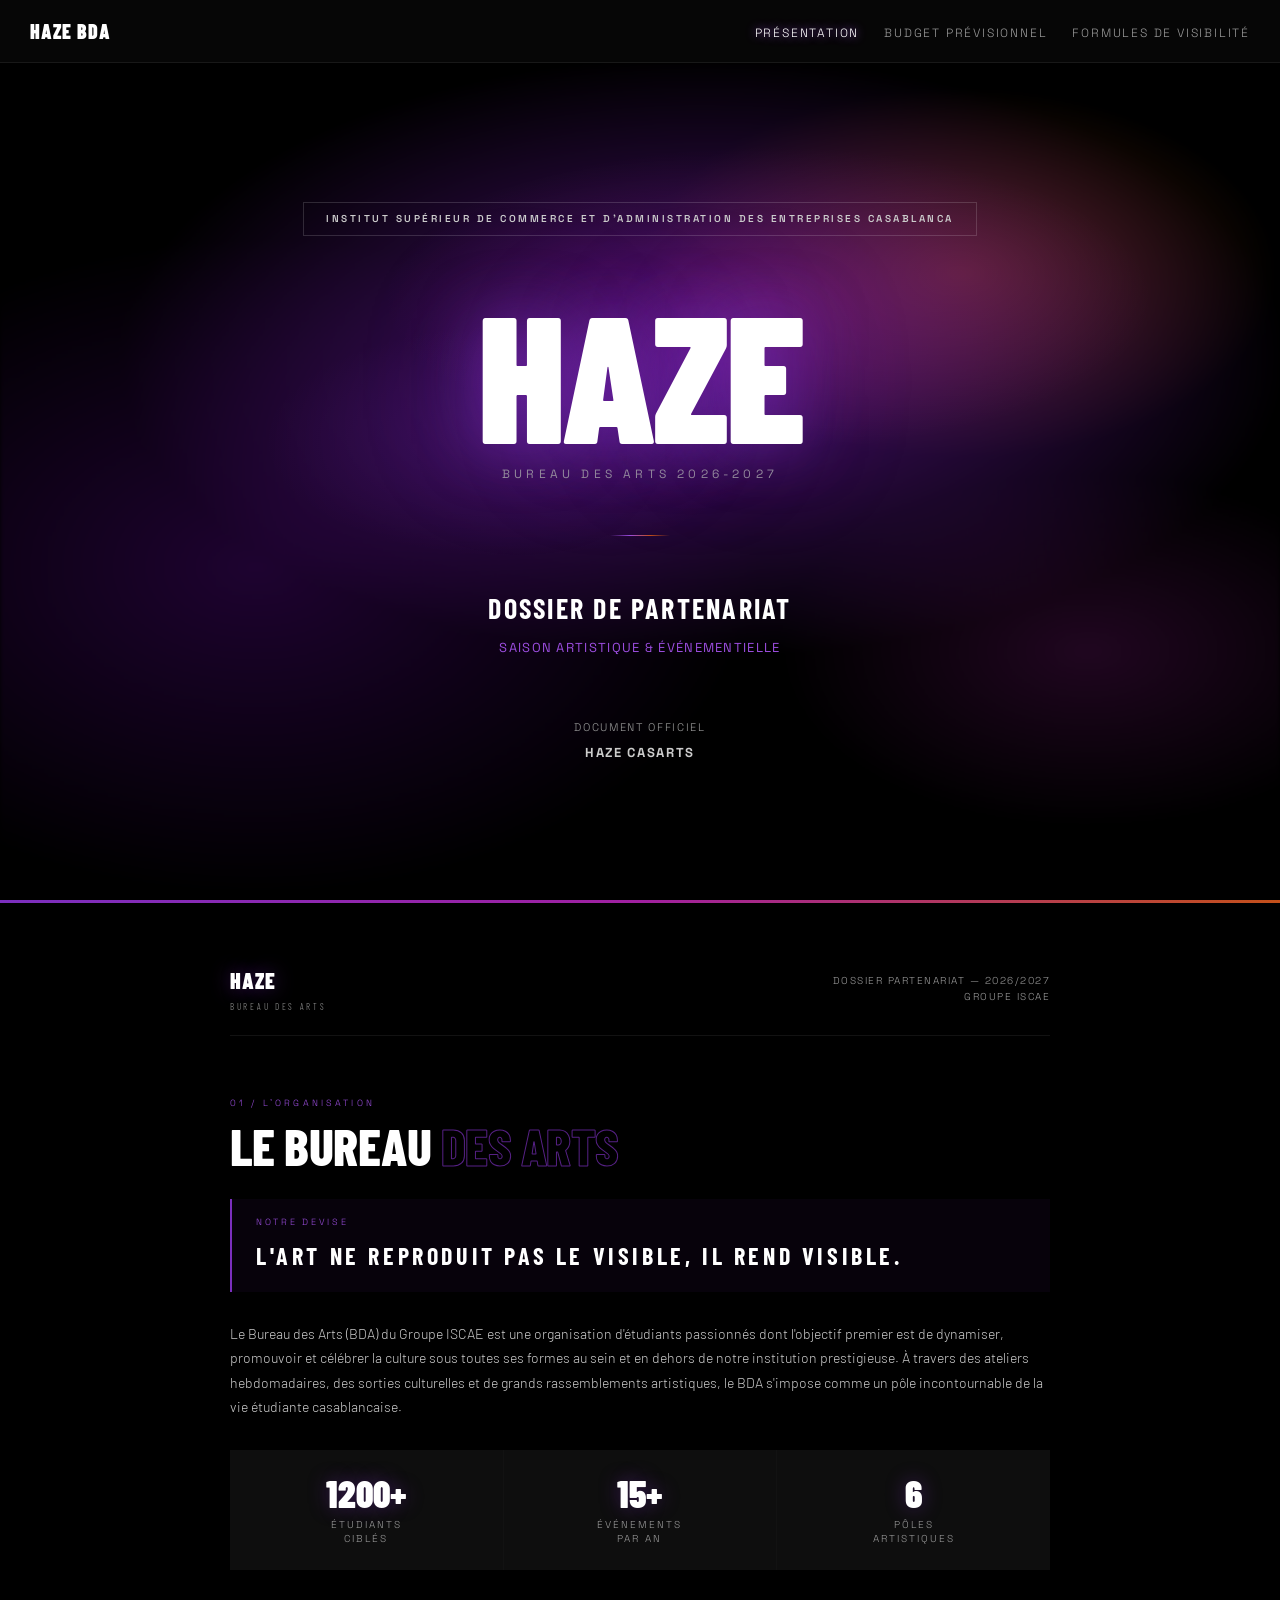
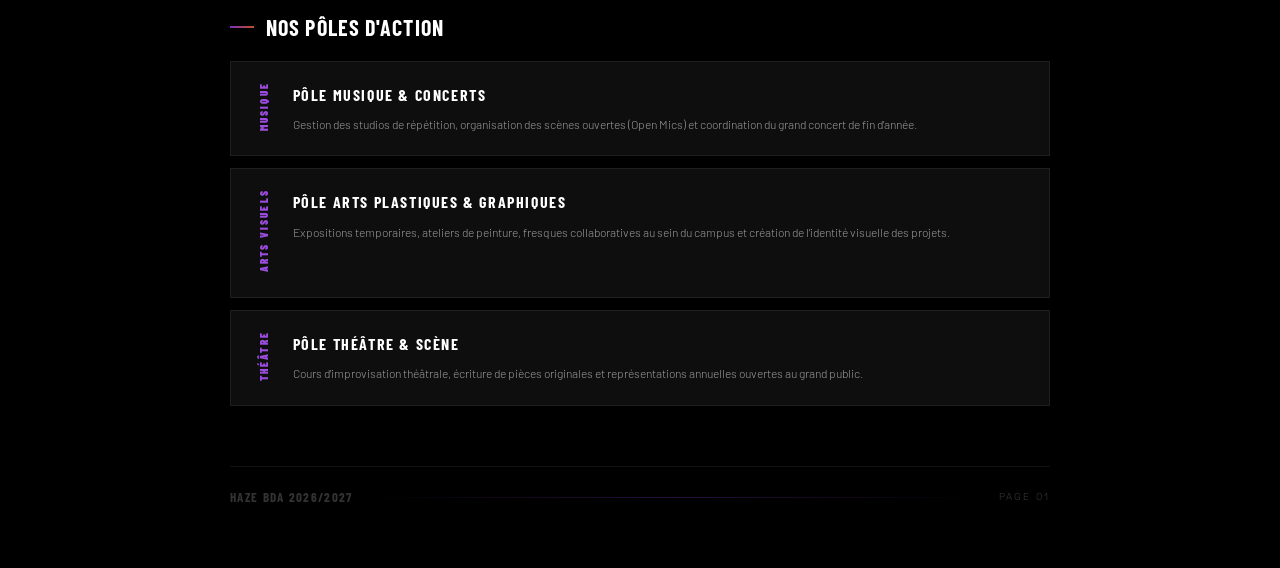
<file: index.html>
<!DOCTYPE html>
<html lang="fr">
<head>
  <meta charset="UTF-8">
  <meta name="viewport" content="width=device-width, initial-scale=1.0">
  <title>HAZE Bureau des Arts — Dossier de Partenariat 2026-2027</title>
  <link href="https://fonts.googleapis.com/css2?family=Barlow+Condensed:wght@400;600;700;800;900&family=Barlow:wght@300;400;500;600&family=Space+Grotesk:wght@300;400;500;600&display=swap" rel="stylesheet">
  <link rel="stylesheet" href="style.css">
</head>
<body>

  <nav class="main-nav">
    <a href="index.html" class="nav-logo">HAZE BDA</a>
    <div class="menu-toggle" id="mobile-menu">
      <span></span><span></span><span></span>
    </div>
    <ul class="nav-links">
      <li><a href="index.html" class="active">Présentation</a></li>
      <li><a href="budget.html">Budget Prévisionnel</a></li>
      <li><a href="formules.html">Formules de Visibilité</a></li>
    </ul>
  </nav>

  <div class="cover">
    <div class="cover-smoke"></div>
    <div class="cover-smoke-2"></div>
    <div class="cover-content">
      <div class="iscae-badge">Institut Supérieur de Commerce et d'Administration des Entreprises Casablanca</div>
      <div class="cover-logo-word">HAZE</div>
      <div class="cover-sub">Bureau des Arts 2026-2027</div>
      <div class="cover-divider"></div>
      <div class="cover-doc-title">Dossier de Partenariat</div>
      <div class="cover-doc-sub">Saison Artistique & Événementielle</div>
      <div class="cover-meta">Document Officiel<strong>HAZE Casarts</strong></div>
    </div>
    <div class="cover-bottom-bar"></div>
  </div>

  <div class="page">
    <div class="page-header">
      <div class="page-header-logo">HAZE<span>Bureau des Arts</span></div>
      <div class="page-header-meta">Dossier Partenariat — 2026/2027<br>Groupe ISCAE</div>
    </div>

    <div class="section-eyebrow">01 / L'ORGANISATION</div>
    <h2 class="section-title">Le Bureau <span class="accent">des Arts</span></h2>
    
    <div class="devise-block">
      <div class="devise-label">Notre Devise</div>
      <div class="devise-text">L'art ne reproduit pas le visible, il rend visible.</div>
    </div>

    <p>Le Bureau des Arts (BDA) du Groupe ISCAE est une organisation d'étudiants passionnés dont l'objectif premier est de dynamiser, promouvoir et célébrer la culture sous toutes ses formes au sein et en dehors de notre institution prestigieuse. À travers des ateliers hebdomadaires, des sorties culturelles et de grands rassemblements artistiques, le BDA s'impose comme un pôle incontournable de la vie étudiante casablancaise.</p>

    <div class="stat-grid">
      <div class="stat-cell"><div class="stat-number">1200+</div><div class="stat-label">Étudiants<br>Ciblés</div></div>
      <div class="stat-cell"><div class="stat-number">15+</div><div class="stat-label">Événements<br>Par An</div></div>
      <div class="stat-cell"><div class="stat-number">6</div><div class="stat-label">Pôles<br>Artistiques</div></div>
    </div>

    <h3 class="sub-section-title">Nos Pôles d'Action</h3>
    
    <div class="pole-item">
      <div class="pole-icon">MUSIQUE</div>
      <div class="pole-body">
        <div class="pole-name">Pôle Musique & Concerts</div>
        <p>Gestion des studios de répétition, organisation des scènes ouvertes (Open Mics) et coordination du grand concert de fin d'année.</p>
      </div>
    </div>

    <div class="pole-item">
      <div class="pole-icon">ARTS VISUELS</div>
      <div class="pole-body">
        <div class="pole-name">Pôle Arts Plastiques & Graphiques</div>
        <p>Expositions temporaires, ateliers de peinture, fresques collaboratives au sein du campus et création de l'identité visuelle des projets.</p>
      </div>
    </div>

    <div class="pole-item">
      <div class="pole-icon">THÉÂTRE</div>
      <div class="pole-body">
        <div class="pole-name">Pôle Théâtre & Scène</div>
        <p>Cours d'improvisation théâtrale, écriture de pièces originales et représentations annuelles ouvertes au grand public.</p>
      </div>
    </div>

    <div class="page-footer">
      <div class="page-footer-brand">HAZE BDA 2026/2027</div>
      <div class="page-footer-line"></div>
      <div class="page-footer-num">PAGE 01</div>
    </div>
  </div>

  <script src="script.js"></script>
</body>
</html>
</file>
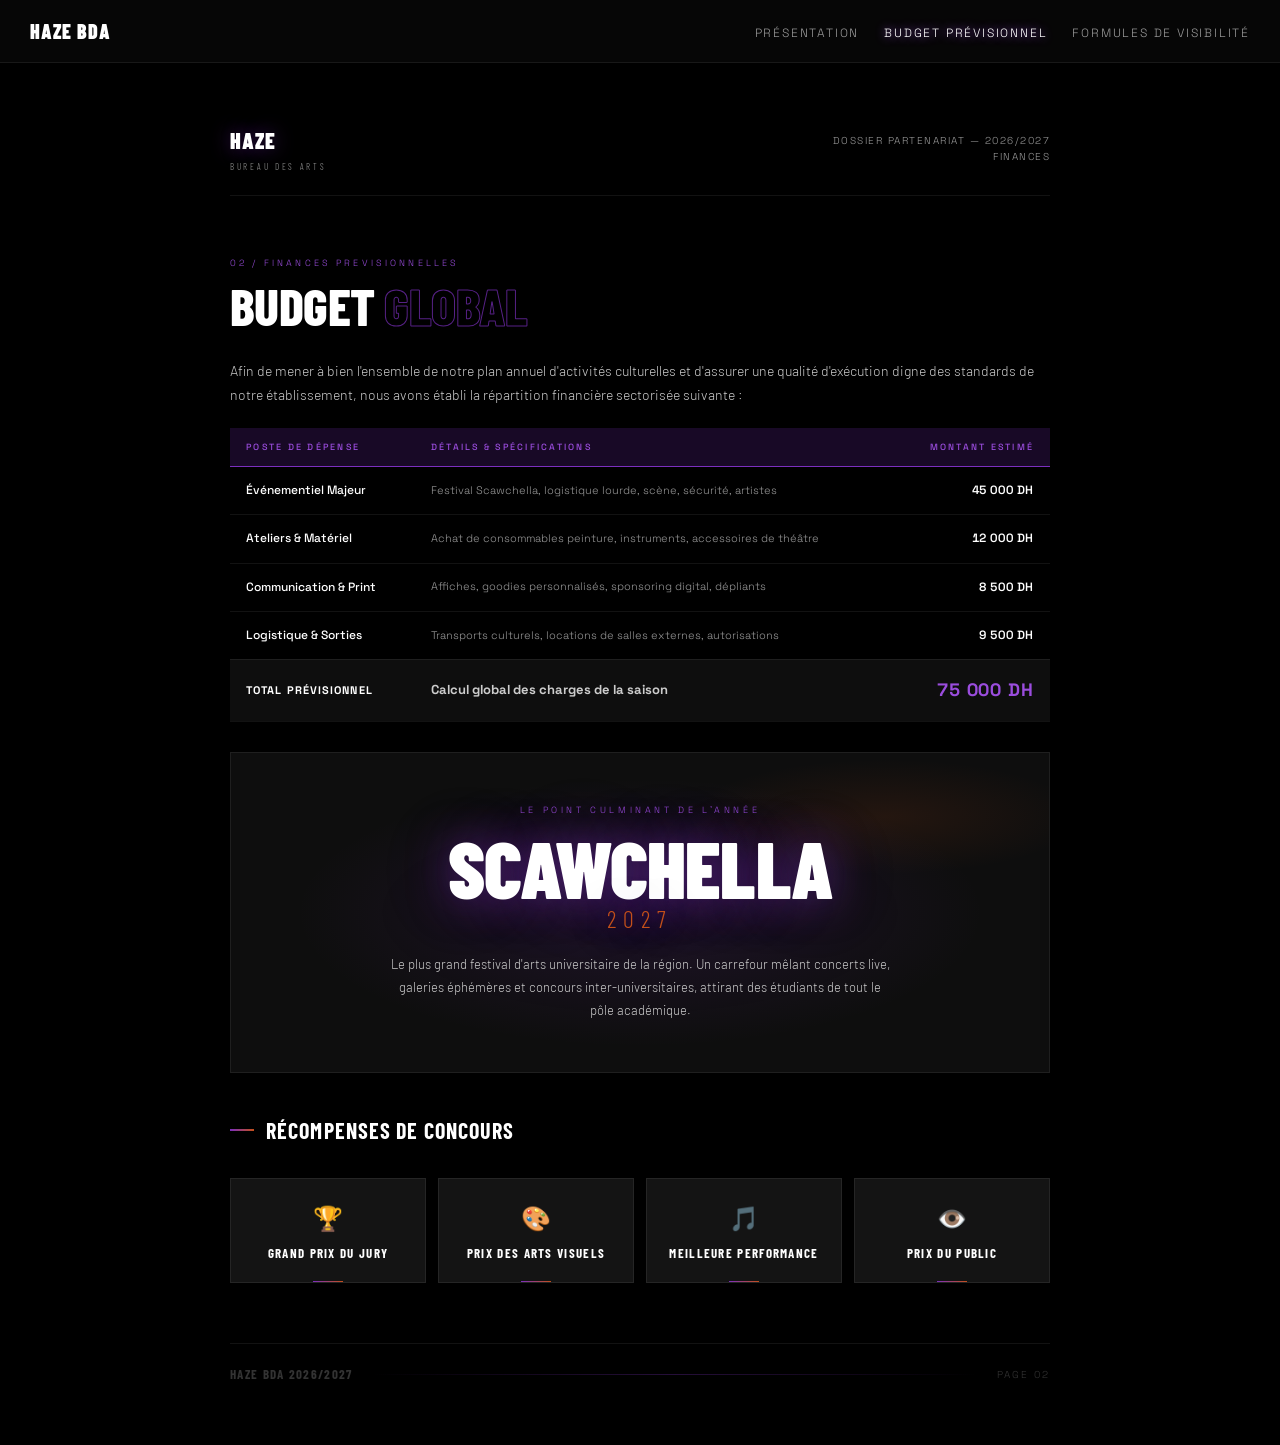
<file: budget.html>
<!DOCTYPE html>
<html lang="fr">
<head>
  <meta charset="UTF-8">
  <meta name="viewport" content="width=device-width, initial-scale=1.0">
  <title>Budget Prévisionnel — HAZE BDA</title>
  <link href="https://fonts.googleapis.com/css2?family=Barlow+Condensed:wght@400;600;700;800;900&family=Barlow:wght@300;400;500;600&family=Space+Grotesk:wght@300;400;500;600&display=swap" rel="stylesheet">
  <link rel="stylesheet" href="style.css">
</head>
<body>

  <nav class="main-nav">
    <a href="index.html" class="nav-logo">HAZE BDA</a>
    <div class="menu-toggle" id="mobile-menu">
      <span></span><span></span><span></span>
    </div>
    <ul class="nav-links">
      <li><a href="index.html">Présentation</a></li>
      <li><a href="budget.html" class="active">Budget Prévisionnel</a></li>
      <li><a href="formules.html">Formules de Visibilité</a></li>
    </ul>
  </nav>

  <div class="page">
    <div class="page-header">
      <div class="page-header-logo">HAZE<span>Bureau des Arts</span></div>
      <div class="page-header-meta">Dossier Partenariat — 2026/2027<br>Finances</div>
    </div>

    <div class="section-eyebrow">02 / FINANCES PREVISIONNELLES</div>
    <h2 class="section-title">Budget <span class="accent">Global</span></h2>
    <p>Afin de mener à bien l'ensemble de notre plan annuel d'activités culturelles et d'assurer une qualité d'exécution digne des standards de notre établissement, nous avons établi la répartition financière sectorisée suivante :</p>

    <table class="budget-table">
      <thead>
        <tr>
          <th>Poste de Dépense</th>
          <th>Détails & Spécifications</th>
          <th>Montant Estimé</th>
        </tr>
      </thead>
      <tbody>
        <tr>
          <td>Événementiel Majeur</td>
          <td class="detail-cell">Festival Scawchella, logistique lourde, scène, sécurité, artistes</td>
          <td>45 000 DH</td>
        </tr>
        <tr>
          <td>Ateliers & Matériel</td>
          <td class="detail-cell">Achat de consommables peinture, instruments, accessoires de théâtre</td>
          <td>12 000 DH</td>
        </tr>
        <tr>
          <td>Communication & Print</td>
          <td class="detail-cell">Affiches, goodies personnalisés, sponsoring digital, dépliants</td>
          <td>8 500 DH</td>
        </tr>
        <tr>
          <td>Logistique & Sorties</td>
          <td class="detail-cell">Transports culturels, locations de salles externes, autorisations</td>
          <td>9 500 DH</td>
        </tr>
        <tr class="budget-total-row">
          <td>Total Prévisionnel</td>
          <td>Calcul global des charges de la saison</td>
          <td>75 000 DH</td>
        </tr>
      </tbody>
    </table>

    <div class="scawchella-hero">
      <div class="scawchella-eyebrow">Le Point Culminant de l'Année</div>
      <div class="scawchella-name">SCAWCHELLA<span class="scawchella-year">2027</span></div>
      <p class="scawchella-desc">Le plus grand festival d'arts universitaire de la région. Un carrefour mêlant concerts live, galeries éphémères et concours inter-universitaires, attirant des étudiants de tout le pôle académique.</p>
    </div>

    <h3 class="sub-section-title">Récompenses de Concours</h3>
    <div class="trophees-grid">
      <div class="trophee-card"><div class="trophee-emoji">🏆</div><div class="trophee-name">Grand Prix du Jury</div></div>
      <div class="trophee-card"><div class="trophee-emoji">🎨</div><div class="trophee-name">Prix des Arts Visuels</div></div>
      <div class="trophee-card"><div class="trophee-emoji">🎵</div><div class="trophee-name">Meilleure Performance</div></div>
      <div class="trophee-card"><div class="trophee-emoji">👁️</div><div class="trophee-name">Prix du Public</div></div>
    </div>

    <div class="page-footer">
      <div class="page-footer-brand">HAZE BDA 2026/2027</div>
      <div class="page-footer-line"></div>
      <div class="page-footer-num">PAGE 02</div>
    </div>
  </div>

  <script src="script.js"></script>
</body>
</html>
</file>
<file: style.css>
:root {
  --black: #000000;
  --deep: #080808;
  --card: #0e0e0e;
  --card2: #141414;
  --border: rgba(255,255,255,0.07);
  --purple: #7B2FBE;
  --purple-light: #9B4DDE;
  --purple-glow: rgba(123, 47, 190, 0.35);
  --orange: #C4501A;
  --orange-glow: rgba(196, 80, 26, 0.3);
  --magenta: #A020A0;
  --white: #FFFFFF;
  --grey: #9A9A9A;
  --grey-light: #CCCCCC;
}

* { margin: 0; padding: 0; box-sizing: border-box; }

body {
  background: var(--black);
  color: var(--white);
  font-family: 'Barlow', sans-serif;
  font-weight: 300;
  line-height: 1.6;
  -webkit-print-color-adjust: exact;
  print-color-adjust: exact;
}

/* ── MULTI-PAGE NAVIGATION BAR ── */
.main-nav {
  position: sticky;
  top: 0;
  background: rgba(8, 8, 8, 0.85);
  backdrop-filter: blur(10px);
  border-bottom: 1px solid var(--border);
  z-index: 100;
  padding: 15px 30px;
  display: flex;
  justify-content: space-between;
  align-items: center;
}

.nav-logo {
  font-family: 'Barlow Condensed', sans-serif;
  font-weight: 900;
  color: var(--white);
  text-decoration: none;
  font-size: 20px;
  letter-spacing: 0.05em;
}

.nav-links {
  display: flex;
  gap: 25px;
  list-style: none;
}

.nav-links a {
  color: var(--grey);
  text-decoration: none;
  font-family: 'Space Grotesk', sans-serif;
  font-size: 12px;
  letter-spacing: 0.15em;
  text-transform: uppercase;
  transition: color 0.3s ease;
}

.nav-links a:hover, .nav-links a.active {
  color: var(--white);
  text-shadow: 0 0 10px var(--purple-light);
}

.menu-toggle {
  display: none;
  flex-direction: column;
  gap: 5px;
  cursor: pointer;
}

.menu-toggle span {
  width: 25px;
  height: 2px;
  background: var(--white);
}

/* ── COVER PAGE ── */
.cover {
  width: 100%;
  min-height: calc(100vh - 60px);
  background: var(--black);
  display: flex;
  flex-direction: column;
  align-items: center;
  justify-content: center;
  position: relative;
  overflow: hidden;
}

.cover-smoke {
  position: absolute;
  inset: 0;
  background:
    radial-gradient(ellipse 70% 55% at 55% 35%, rgba(130,30,200,0.55) 0%, transparent 65%),
    radial-gradient(ellipse 45% 40% at 75% 25%, rgba(196,80,26,0.4) 0%, transparent 55%),
    radial-gradient(ellipse 60% 60% at 20% 60%, rgba(100,10,160,0.3) 0%, transparent 65%),
    radial-gradient(ellipse 40% 35% at 85% 70%, rgba(160,32,160,0.2) 0%, transparent 60%);
  filter: blur(2px);
}

.cover-smoke-2 {
  position: absolute;
  inset: 0;
  background:
    radial-gradient(ellipse 50% 30% at 60% 28%, rgba(160,32,160,0.25) 0%, transparent 60%),
    radial-gradient(ellipse 35% 25% at 40% 45%, rgba(123,47,190,0.2) 0%, transparent 55%);
}

.cover-content {
  position: relative;
  z-index: 2;
  text-align: center;
  padding: 60px 40px;
}

.iscae-badge {
  display: inline-block;
  border: 1px solid rgba(255,255,255,0.15);
  padding: 8px 22px;
  letter-spacing: 0.25em;
  font-size: 10px;
  font-weight: 600;
  color: var(--grey-light);
  text-transform: uppercase;
  margin-bottom: 60px;
  font-family: 'Space Grotesk', sans-serif;
}

.cover-logo-word {
  font-family: 'Barlow Condensed', sans-serif;
  font-weight: 900;
  font-size: clamp(110px, 20vw, 180px);
  letter-spacing: -0.02em;
  line-height: 0.85;
  color: var(--white);
  text-transform: uppercase;
  position: relative;
  text-shadow:
    0 0 60px rgba(123,47,190,0.6),
    0 0 120px rgba(123,47,190,0.3);
}

.cover-sub {
  font-family: 'Space Grotesk', sans-serif;
  font-weight: 400;
  font-size: 12px;
  letter-spacing: 0.35em;
  color: var(--grey);
  text-transform: uppercase;
  margin-top: 16px;
}

.cover-divider {
  width: 60px;
  height: 1px;
  background: linear-gradient(90deg, transparent, var(--purple-light), var(--orange), transparent);
  margin: 50px auto;
}

.cover-doc-title {
  font-family: 'Barlow Condensed', sans-serif;
  font-weight: 700;
  font-size: 28px;
  letter-spacing: 0.08em;
  text-transform: uppercase;
  color: var(--white);
  margin-bottom: 8px;
}

.cover-doc-sub {
  font-family: 'Space Grotesk', sans-serif;
  font-weight: 400;
  font-size: 13px;
  color: var(--purple-light);
  letter-spacing: 0.1em;
  text-transform: uppercase;
}

.cover-meta {
  margin-top: 60px;
  font-size: 11px;
  color: var(--grey);
  letter-spacing: 0.15em;
  text-transform: uppercase;
  font-family: 'Space Grotesk', sans-serif;
}

.cover-meta strong {
  color: var(--grey-light);
  display: block;
  margin-top: 6px;
  font-size: 13px;
}

.cover-bottom-bar {
  position: absolute;
  bottom: 0;
  left: 0;
  right: 0;
  height: 3px;
  background: linear-gradient(90deg, var(--purple), var(--magenta), var(--orange));
}

/* ── INNER PAGES ── */
.page {
  max-width: 900px;
  margin: 0 auto;
  padding: 60px 40px;
  position: relative;
}

/* ── PAGE HEADER BAR ── */
.page-header {
  display: flex;
  align-items: center;
  justify-content: space-between;
  margin-bottom: 60px;
  padding-bottom: 20px;
  border-bottom: 1px solid var(--border);
}

.page-header-logo {
  font-family: 'Barlow Condensed', sans-serif;
  font-weight: 900;
  font-size: 22px;
  letter-spacing: 0.05em;
  color: var(--white);
  text-shadow: 0 0 20px rgba(123,47,190,0.5);
}

.page-header-logo span {
  font-weight: 300;
  font-size: 9px;
  letter-spacing: 0.3em;
  display: block;
  color: var(--grey);
  text-transform: uppercase;
  text-shadow: none;
  margin-top: 2px;
}

.page-header-meta {
  font-family: 'Space Grotesk', sans-serif;
  font-size: 10px;
  letter-spacing: 0.15em;
  color: var(--grey);
  text-align: right;
  text-transform: uppercase;
}

/* ── SECTION HEADERS ── */
.section-eyebrow {
  font-family: 'Space Grotesk', sans-serif;
  font-size: 9px;
  letter-spacing: 0.35em;
  color: var(--purple-light);
  text-transform: uppercase;
  margin-bottom: 12px;
}

.section-title {
  font-family: 'Barlow Condensed', sans-serif;
  font-weight: 800;
  font-size: 52px;
  letter-spacing: -0.01em;
  line-height: 0.9;
  text-transform: uppercase;
  color: var(--white);
  margin-bottom: 30px;
  position: relative;
}

.section-title .accent {
  color: transparent;
  -webkit-text-stroke: 1px rgba(123,47,190,0.7);
}

.sub-section-title {
  font-family: 'Barlow Condensed', sans-serif;
  font-weight: 700;
  font-size: 22px;
  letter-spacing: 0.05em;
  text-transform: uppercase;
  color: var(--white);
  margin: 40px 0 16px;
  display: flex;
  align-items: center;
  gap: 12px;
}

.sub-section-title::before {
  content: '';
  display: inline-block;
  width: 24px;
  height: 2px;
  background: linear-gradient(90deg, var(--purple), var(--orange));
  flex-shrink: 0;
}

p {
  font-size: 14px;
  color: var(--grey-light);
  line-height: 1.75;
  margin-bottom: 16px;
}

/* ── DEVISE BLOCK ── */
.devise-block {
  border-left: 2px solid var(--purple);
  padding: 16px 24px;
  margin: 30px 0;
  background: rgba(123,47,190,0.06);
}

.devise-block .devise-label {
  font-size: 9px;
  letter-spacing: 0.3em;
  color: var(--purple-light);
  text-transform: uppercase;
  font-family: 'Space Grotesk', sans-serif;
  margin-bottom: 8px;
}

.devise-block .devise-text {
  font-family: 'Barlow Condensed', sans-serif;
  font-weight: 700;
  font-size: 24px;
  letter-spacing: 0.15em;
  text-transform: uppercase;
  color: var(--white);
}

/* ── STAT GRID ── */
.stat-grid {
  display: grid;
  grid-template-columns: repeat(3, 1fr);
  gap: 1px;
  background: var(--border);
  margin: 30px 0;
}

.stat-cell {
  background: var(--card);
  padding: 24px 20px;
  text-align: center;
}

.stat-number {
  font-family: 'Barlow Condensed', sans-serif;
  font-weight: 900;
  font-size: 38px;
  color: var(--white);
  line-height: 1;
  text-shadow: 0 0 20px rgba(123,47,190,0.4);
}

.stat-label {
  font-family: 'Space Grotesk', sans-serif;
  font-size: 10px;
  letter-spacing: 0.2em;
  color: var(--grey);
  text-transform: uppercase;
  margin-top: 6px;
  line-height: 1.4;
}

/* ── EVENT CARDS ── */
.event-grid {
  display: grid;
  grid-template-columns: repeat(2, 1fr);
  gap: 16px;
  margin: 24px 0;
}

.event-card {
  background: var(--card);
  border: 1px solid var(--border);
  padding: 24px;
  position: relative;
  overflow: hidden;
}

.event-card::before {
  content: '';
  position: absolute;
  top: 0; left: 0; right: 0;
  height: 2px;
  background: linear-gradient(90deg, var(--purple), var(--orange));
}

.event-card .event-date {
  font-family: 'Space Grotesk', sans-serif;
  font-size: 9px;
  letter-spacing: 0.3em;
  color: var(--purple-light);
  text-transform: uppercase;
  margin-bottom: 8px;
}

.event-card .event-name {
  font-family: 'Barlow Condensed', sans-serif;
  font-weight: 800;
  font-size: 20px;
  text-transform: uppercase;
  color: var(--white);
  letter-spacing: 0.05em;
  margin-bottom: 10px;
}

.event-card p {
  font-size: 12px;
  margin: 0;
  color: var(--grey);
}

/* ── POLE ITEMS ── */
.pole-item {
  background: var(--card);
  border: 1px solid var(--border);
  padding: 20px 24px;
  margin-bottom: 12px;
  display: flex;
  gap: 20px;
  align-items: flex-start;
}

.pole-icon {
  font-family: 'Barlow Condensed', sans-serif;
  font-weight: 900;
  font-size: 11px;
  letter-spacing: 0.2em;
  color: var(--purple-light);
  text-transform: uppercase;
  writing-mode: vertical-rl;
  transform: rotate(180deg);
  flex-shrink: 0;
  padding-top: 4px;
}

.pole-body .pole-name {
  font-family: 'Barlow Condensed', sans-serif;
  font-weight: 700;
  font-size: 16px;
  text-transform: uppercase;
  letter-spacing: 0.1em;
  color: var(--white);
  margin-bottom: 8px;
}

.pole-body p {
  font-size: 12px;
  color: var(--grey);
  margin: 0;
  line-height: 1.6;
}

/* ── SCAWCHELLA HERO ── */
.scawchella-hero {
  background: var(--card);
  border: 1px solid var(--border);
  padding: 50px 40px;
  text-align: center;
  position: relative;
  overflow: hidden;
  margin: 30px 0;
}

.scawchella-hero::before {
  content: '';
  position: absolute;
  inset: 0;
  background:
    radial-gradient(ellipse 60% 60% at 50% 50%, rgba(123,47,190,0.15) 0%, transparent 70%),
    radial-gradient(ellipse 40% 30% at 80% 20%, rgba(196,80,26,0.12) 0%, transparent 60%);
  pointer-events: none;
}

.scawchella-eyebrow {
  font-family: 'Space Grotesk', sans-serif;
  font-size: 9px;
  letter-spacing: 0.4em;
  color: var(--purple-light);
  text-transform: uppercase;
  margin-bottom: 16px;
  position: relative;
}

.scawchella-name {
  font-family: 'Barlow Condensed', sans-serif;
  font-weight: 900;
  font-size: 80px;
  text-transform: uppercase;
  line-height: 0.85;
  color: var(--white);
  text-shadow: 0 0 40px rgba(123,47,190,0.5), 0 0 80px rgba(123,47,190,0.2);
  position: relative;
  letter-spacing: -0.01em;
}

.scawchella-year {
  font-family: 'Barlow Condensed', sans-serif;
  font-weight: 300;
  font-size: 24px;
  color: var(--orange);
  letter-spacing: 0.3em;
  display: block;
  margin-top: 8px;
}

.scawchella-desc {
  font-size: 13px;
  color: var(--grey-light);
  margin: 24px auto 0;
  max-width: 500px;
  position: relative;
}

.trophees-grid {
  display: grid;
  grid-template-columns: repeat(4, 1fr);
  gap: 12px;
  margin: 30px 0;
}

.trophee-card {
  background: var(--card2);
  border: 1px solid var(--border);
  padding: 20px 12px;
  text-align: center;
  position: relative;
}

.trophee-card::after {
  content: '';
  position: absolute;
  bottom: 0; left: 50%;
  transform: translateX(-50%);
  width: 30px;
  height: 1px;
  background: linear-gradient(90deg, var(--purple), var(--orange));
}

.trophee-name {
  font-family: 'Barlow Condensed', sans-serif;
  font-weight: 700;
  font-size: 13px;
  text-transform: uppercase;
  letter-spacing: 0.1em;
  color: var(--white);
  margin-top: 8px;
  line-height: 1.3;
}

.trophee-emoji {
  font-size: 24px;
}

/* ── BUDGET TABLE ── */
.budget-table {
  width: 100%;
  border-collapse: collapse;
  margin: 20px 0;
  font-family: 'Space Grotesk', sans-serif;
}

.budget-table thead tr {
  background: rgba(123,47,190,0.2);
  border-bottom: 1px solid var(--purple);
}

.budget-table thead th {
  padding: 12px 16px;
  text-align: left;
  font-size: 9px;
  letter-spacing: 0.25em;
  text-transform: uppercase;
  color: var(--purple-light);
  font-weight: 500;
}

.budget-table thead th:last-child { text-align: right; }

.budget-table tbody tr {
  border-bottom: 1px solid var(--border);
}

.budget-table tbody tr:hover {
  background: rgba(255,255,255,0.02);
}

.budget-table tbody td {
  padding: 14px 16px;
  font-size: 12px;
  color: var(--grey-light);
}

.budget-table tbody td:first-child {
  font-weight: 500;
  color: var(--white);
}

.budget-table tbody td:last-child {
  text-align: right;
  font-weight: 600;
  color: var(--white);
  font-variant-numeric: tabular-nums;
  letter-spacing: 0.05em;
}

.budget-table .detail-cell {
  font-size: 11px;
  color: var(--grey);
}

.budget-total-row {
  background: var(--card) !important;
  border-top: 1px solid var(--purple) !important;
}

.budget-total-row td {
  padding: 16px !important;
  font-weight: 700 !important;
  font-size: 13px !important;
}

.budget-total-row td:first-child {
  color: var(--white) !important;
  letter-spacing: 0.1em;
  text-transform: uppercase;
  font-size: 11px !important;
}

.budget-total-row td:last-child {
  color: var(--purple-light) !important;
  font-size: 18px !important;
}

/* ── BUDGET SYNTHESIS ── */
.budget-synthesis {
  display: grid;
  grid-template-columns: repeat(2, 1fr);
  gap: 16px;
  margin: 30px 0;
}

.synth-card {
  background: var(--card);
  border: 1px solid var(--border);
  padding: 28px 24px;
}

.synth-card .synth-label {
  font-family: 'Space Grotesk', sans-serif;
  font-size: 9px;
  letter-spacing: 0.3em;
  text-transform: uppercase;
  color: var(--grey);
  margin-bottom: 10px;
}

.synth-card .synth-amount {
  font-family: 'Barlow Condensed', sans-serif;
  font-weight: 800;
  font-size: 36px;
  color: var(--white);
  line-height: 1;
}

.synth-card .synth-type {
  font-family: 'Space Grotesk', sans-serif;
  font-size: 10px;
  color: var(--grey);
  margin-top: 4px;
}

.synth-total {
  grid-column: span 2;
  background: linear-gradient(135deg, rgba(123,47,190,0.15), rgba(196,80,26,0.1));
  border: 1px solid rgba(123,47,190,0.3);
  padding: 30px 28px;
  display: flex;
  align-items: center;
  justify-content: space-between;
}

.synth-total .synth-label { color: var(--grey-light); font-size: 10px; }

.synth-total .synth-amount {
  font-size: 52px;
  text-shadow: 0 0 30px rgba(123,47,190,0.4);
}

.synth-total .synth-currency {
  font-family: 'Barlow Condensed', sans-serif;
  font-size: 18px;
  color: var(--grey);
  margin-left: 8px;
  font-weight: 400;
}

/* ── VISIBILITY FORMULAS ── */
.formula-grid {
  display: grid;
  grid-template-columns: repeat(3, 1fr);
  gap: 12px;
  margin: 24px 0;
}

.formula-card {
  background: var(--card);
  border: 1px solid var(--border);
  padding: 24px 20px;
  position: relative;
  overflow: hidden;
}

.formula-card.gold {
  border-color: rgba(196,80,26,0.4);
  background: linear-gradient(135deg, rgba(196,80,26,0.08), rgba(123,47,190,0.05));
}

.formula-card.gold::before {
  content: 'GOLD';
  position: absolute;
  top: 12px; right: 14px;
  font-family: 'Barlow Condensed', sans-serif;
  font-weight: 700;
  font-size: 10px;
  letter-spacing: 0.2em;
  color: var(--orange);
}

.formula-card.silver::before {
  content: 'SILVER';
  position: absolute;
  top: 12px; right: 14px;
  font-family: 'Barlow Condensed', sans-serif;
  font-weight: 700;
  font-size: 10px;
  letter-spacing: 0.2em;
  color: var(--grey);
}

.formula-card.nature::before {
  content: 'NATURE';
  position: absolute;
  top: 12px; right: 14px;
  font-family: 'Barlow Condensed', sans-serif;
  font-weight: 700;
  font-size: 10px;
  letter-spacing: 0.2em;
  color: var(--purple-light);
}

.formula-title {
  font-family: 'Barlow Condensed', sans-serif;
  font-weight: 700;
  font-size: 18px;
  text-transform: uppercase;
  letter-spacing: 0.08em;
  color: var(--white);
  margin-bottom: 12px;
  padding-top: 20px;
}

.formula-card ul {
  list-style: none;
}

.formula-card ul li {
  font-size: 11px;
  color: var(--grey);
  padding: 5px 0;
  border-bottom: 1px solid var(--border);
  padding-left: 14px;
  position: relative;
  line-height: 1.5;
}

.formula-card ul li::before {
  content: '—';
  position: absolute;
  left: 0;
  color: var(--purple-light);
  font-size: 10px;
}

/* ── VISIBILITY ITEMS ── */
.visibility-list {
  margin: 20px 0;
}

.visibility-item {
  display: flex;
  gap: 16px;
  padding: 16px 0;
  border-bottom: 1px solid var(--border);
  align-items: flex-start;
}

.vis-icon {
  width: 32px;
  height: 32px;
  border: 1px solid var(--border);
  display: flex;
  align-items: center;
  justify-content: center;
  font-size: 14px;
  flex-shrink: 0;
  background: var(--card);
}

.vis-title {
  font-family: 'Barlow Condensed', sans-serif;
  font-weight: 700;
  font-size: 14px;
  text-transform: uppercase;
  letter-spacing: 0.08em;
  color: var(--white);
  margin-bottom: 4px;
}

.vis-desc {
  font-size: 12px;
  color: var(--grey);
  margin: 0;
  line-height: 1.5;
}

/* ── NOTE BOX ── */
.note-box {
  border: 1px solid rgba(123,47,190,0.3);
  background: rgba(123,47,190,0.06);
  padding: 24px 28px;
  margin: 30px 0;
  position: relative;
}

.note-box::before {
  content: 'NOTE D\'INTENTION';
  position: absolute;
  top: -8px;
  left: 20px;
  background: var(--black);
  padding: 0 10px;
  font-family: 'Space Grotesk', sans-serif;
  font-size: 8px;
  letter-spacing: 0.3em;
  color: var(--purple-light);
  text-transform: uppercase;
}

.note-box p { margin: 0; font-size: 13px; color: var(--grey-light); }

/* ── CLOSING PAGE ── */
.closing {
  min-height: 50vh;
  display: flex;
  flex-direction: column;
  align-items: center;
  justify-content: center;
  text-align: center;
  position: relative;
  padding: 80px 60px;
  overflow: hidden;
}

.closing::before {
  content: '';
  position: absolute;
  inset: 0;
  background:
    radial-gradient(ellipse 60% 60% at 50% 50%, rgba(123,47,190,0.12) 0%, transparent 70%);
}

.closing-content { position: relative; }

.closing-tagline {
  font-family: 'Barlow Condensed', sans-serif;
  font-weight: 900;
  font-size: 48px;
  text-transform: uppercase;
  line-height: 0.9;
  color: var(--white);
  margin-bottom: 24px;
}

.closing-tagline .outline {
  color: transparent;
  -webkit-text-stroke: 1px rgba(255,255,255,0.3);
}

.closing-sub {
  font-size: 13px;
  color: var(--grey);
  max-width: 420px;
  margin: 0 auto 40px;
}

.closing-logo {
  font-family: 'Barlow Condensed', sans-serif;
  font-weight: 900;
  font-size: 64px;
  color: var(--white);
  letter-spacing: -0.02em;
  text-shadow: 0 0 30px rgba(123,47,190,0.5);
}

.closing-sub-logo {
  font-family: 'Space Grotesk', sans-serif;
  font-size: 10px;
  letter-spacing: 0.35em;
  color: var(--grey);
  text-transform: uppercase;
  margin-top: 6px;
}

/* ── PAGE FOOTER ── */
.page-footer {
  display: flex;
  align-items: center;
  justify-content: space-between;
  margin-top: 60px;
  padding-top: 20px;
  border-top: 1px solid var(--border);
}

.page-footer-brand {
  font-family: 'Barlow Condensed', sans-serif;
  font-weight: 700;
  font-size: 13px;
  color: rgba(255,255,255,0.2);
  letter-spacing: 0.1em;
}

.page-footer-line {
  flex: 1;
  height: 1px;
  background: linear-gradient(90deg, transparent, rgba(123,47,190,0.3), transparent);
  margin: 0 20px;
}

.page-footer-num {
  font-family: 'Space Grotesk', sans-serif;
  font-size: 10px;
  color: rgba(255,255,255,0.2);
  letter-spacing: 0.2em;
}

/* ── SECTION SMOKE ACCENT ── */
.smoke-accent {
  position: relative;
  margin: 40px 0;
  padding: 30px 0;
}

.smoke-accent::before {
  content: '';
  position: absolute;
  top: 0; left: -60px; right: -60px; bottom: 0;
  background: radial-gradient(ellipse 80% 100% at 20% 50%, rgba(123,47,190,0.08) 0%, transparent 60%);
  pointer-events: none;
}

/* ── PARTNER HIGHLIGHT ── */
.partner-highlight {
  background: var(--card);
  border: 1px solid var(--border);
  padding: 30px 28px;
  margin: 20px 0;
  position: relative;
}

.partner-highlight h3 {
  font-family: 'Barlow Condensed', sans-serif;
  font-weight: 700;
  font-size: 18px;
  text-transform: uppercase;
  letter-spacing: 0.1em;
  color: var(--white);
  margin-bottom: 12px;
}

.partner-highlight p {
  font-size: 13px;
  color: var(--grey-light);
  margin: 0;
}

/* Responsive Menu Design */
@media (max-width: 768px) {
  .menu-toggle { display: flex; }
  .nav-links {
    display: none;
    flex-direction: column;
    position: absolute;
    top: 60px; left: 0; right: 0;
    background: var(--deep);
    padding: 20px;
    border-bottom: 1px solid var(--border);
    gap: 15px;
  }
  .nav-links.mobile-open { display: flex; }
  .stat-grid { grid-template-columns: 1fr; }
  .event-grid { grid-template-columns: 1fr; }
  .formula-grid { grid-template-columns: 1fr; }
  .budget-synthesis { grid-template-columns: 1fr; .synth-total { grid-column: span 1; } }
}

/* ── PRINT STYLES OPTIMISÉS ── */
@media print {
  .main-nav { display: none !important; }
  @page { size: A4; margin: 15mm 20mm 15mm 20mm; }
  body { background: #000000 !important; color: #ffffff !important; }
  .cover { display: block !important; min-height: auto !important; height: 260mm !important; padding-top: 40mm; }
  .page { display: block !important; padding: 20px 0 !important; margin: 0 auto !important; }
  .budget-table, .stat-grid, .event-grid, .formula-grid, .note-box, .partner-highlight, tr, li { page-break-inside: avoid !important; break-inside: avoid !important; }
  * { -webkit-print-color-adjust: exact !important; print-color-adjust: exact !important; }
}
</file>
